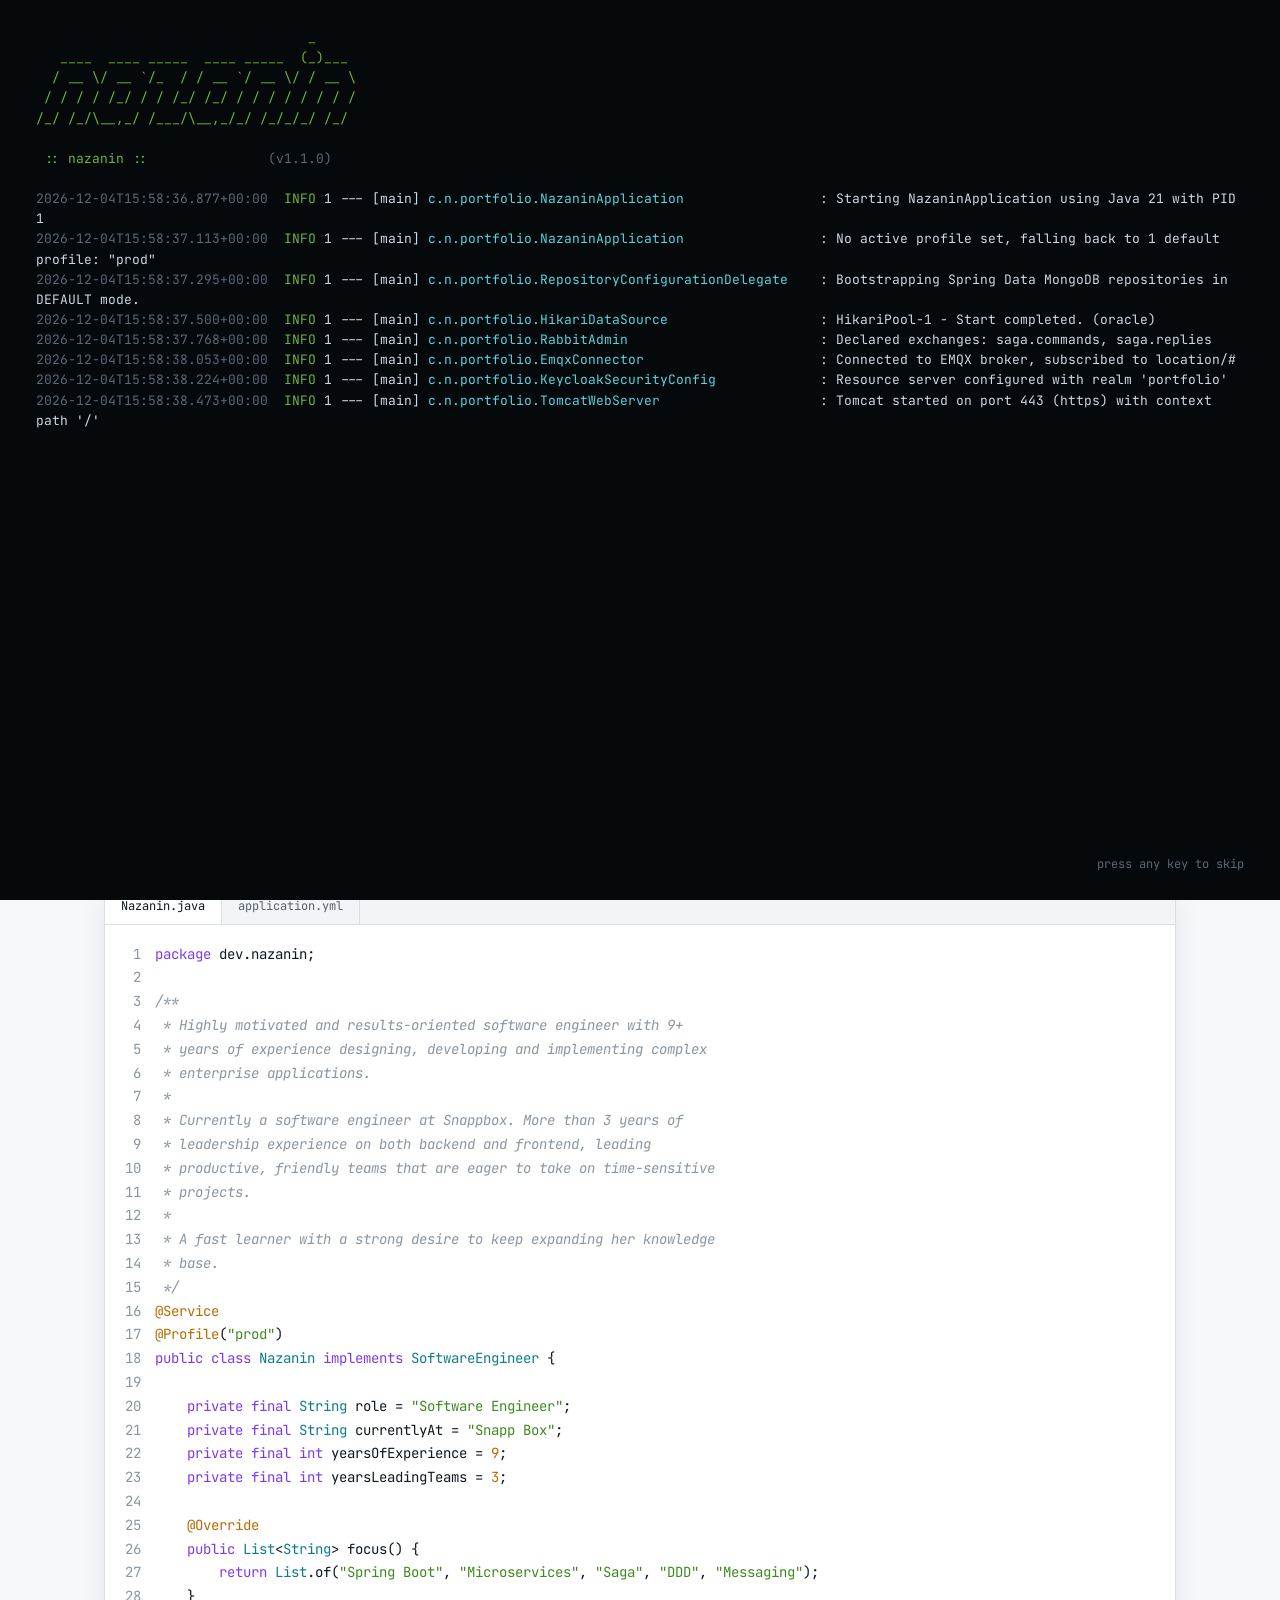
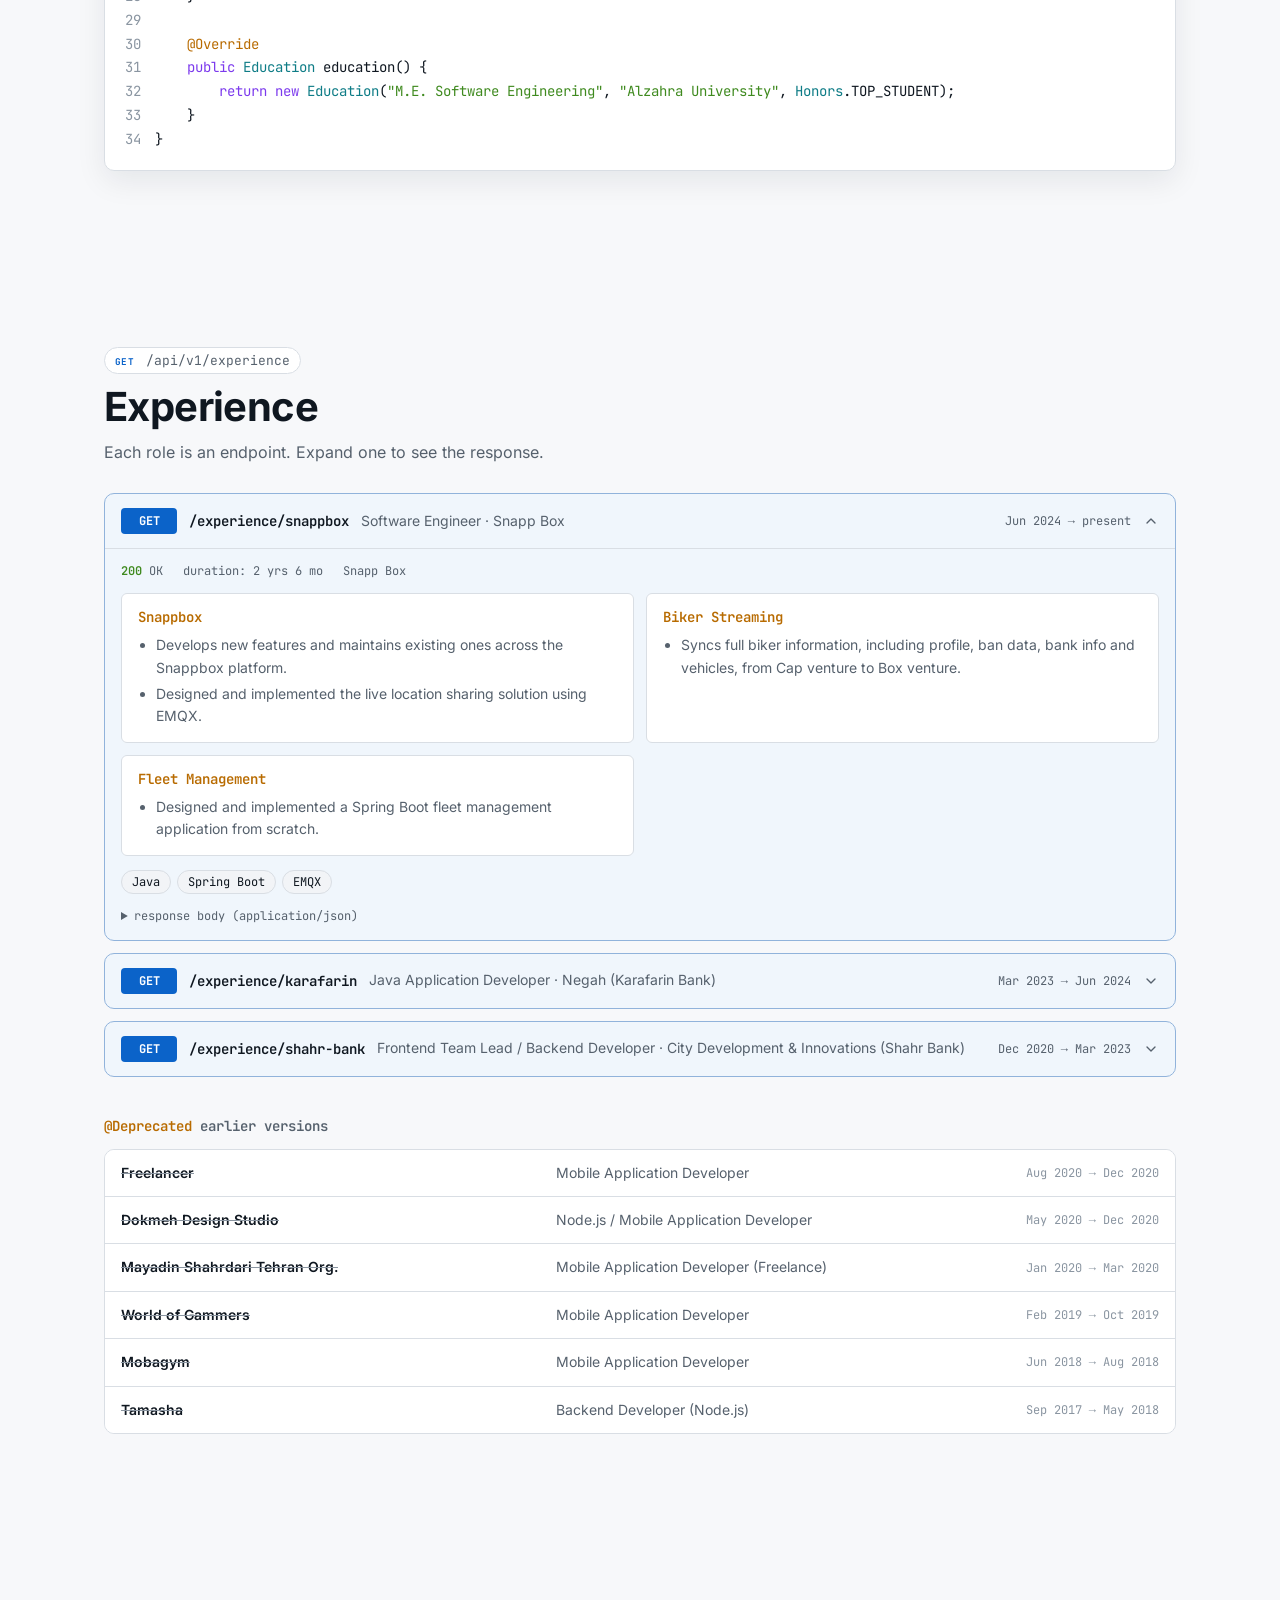
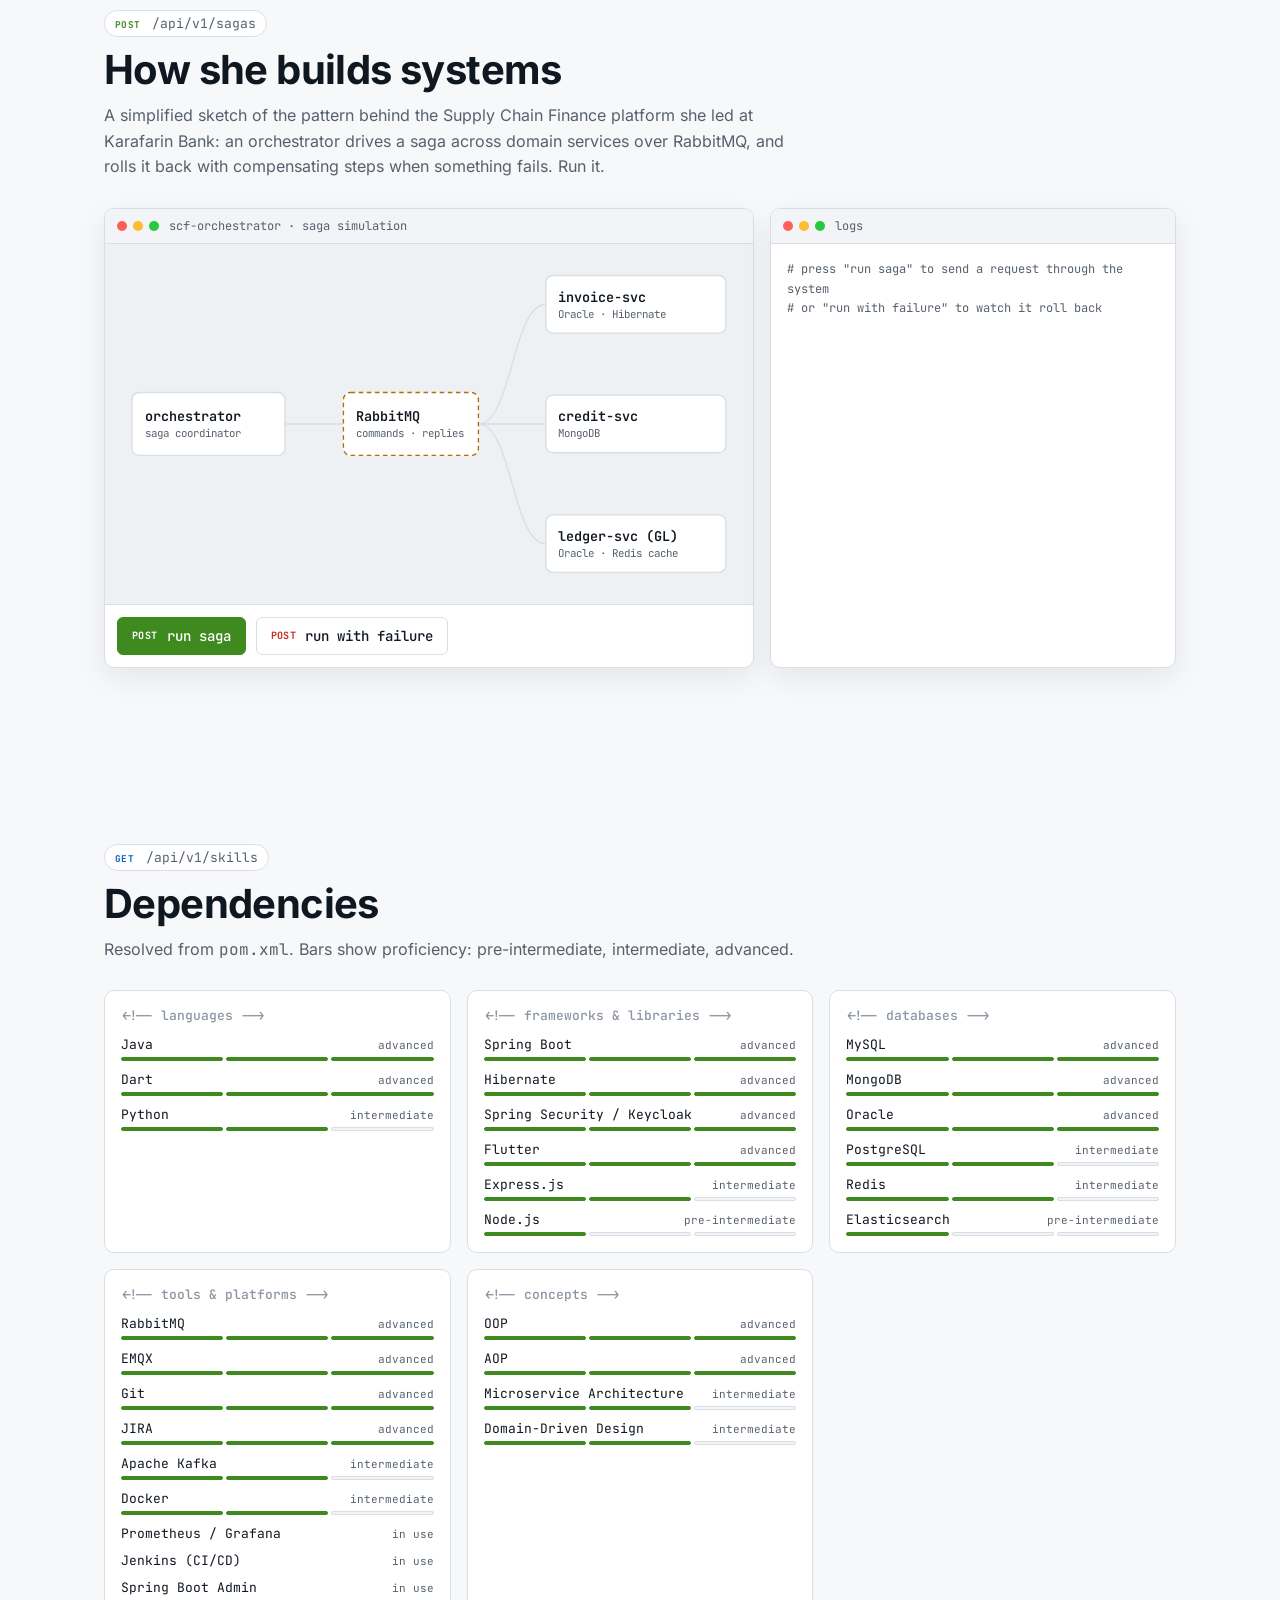
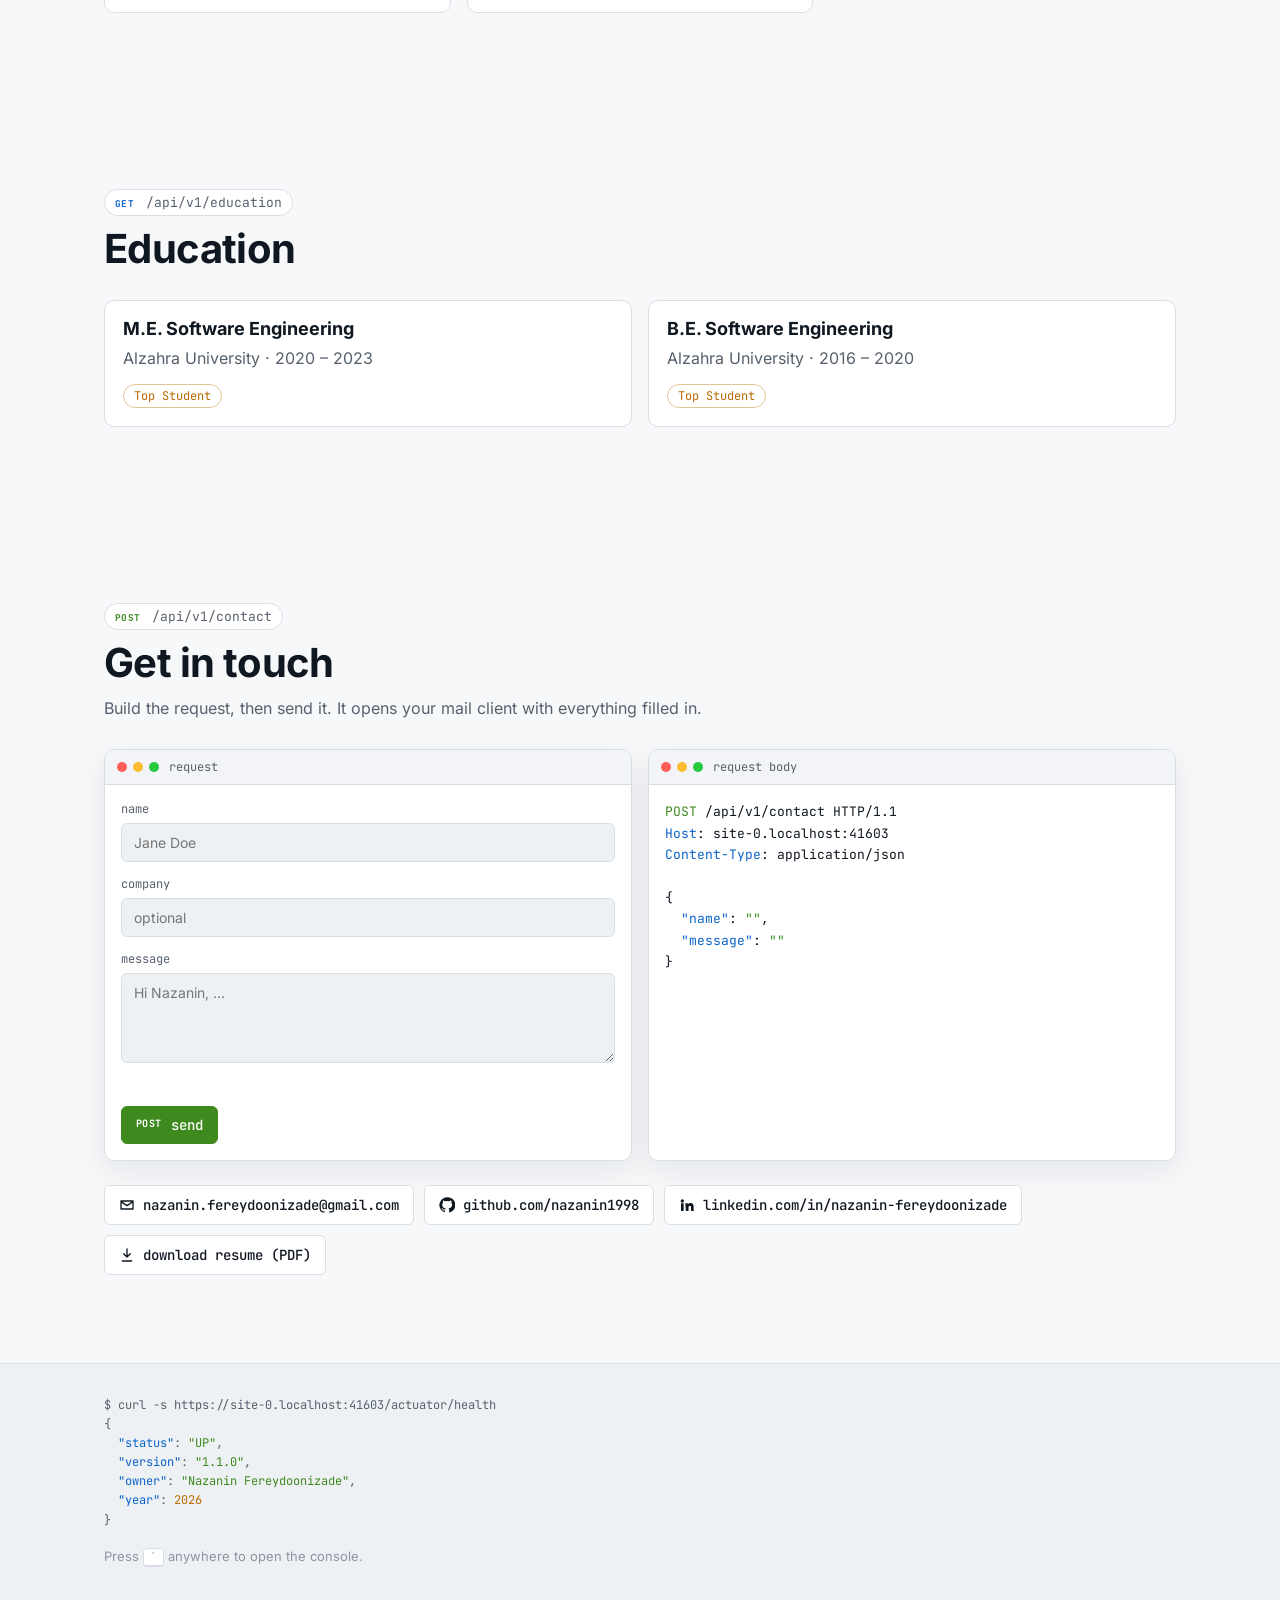
<file: index.html>
<!doctype html>
<html lang="en">
<head>
  <meta charset="utf-8">
  <meta name="viewport" content="width=device-width, initial-scale=1">
  <title>Nazanin Fereydoonizade · Software Engineer</title>
  <meta name="description" content="Nazanin Fereydoonizade is a software engineer with 9+ years building banking, fintech and logistics systems with Spring Boot, microservices, RabbitMQ and EMQX.">
  <meta name="theme-color" content="#0d1117">
  <link rel="canonical" href="https://nazanin-fereydoonizade.ir/">
  <meta property="og:type" content="website">
  <meta property="og:url" content="https://nazanin-fereydoonizade.ir/">
  <meta property="og:title" content="Nazanin Fereydoonizade · Software Engineer">
  <meta property="og:description" content="9+ years building banking, fintech and logistics backends on the JVM.">
  <link rel="icon" href="favicon.svg" type="image/svg+xml">
  <link rel="preload" href="assets/fonts/inter-400.woff2" as="font" type="font/woff2" crossorigin>
  <link rel="preload" href="assets/fonts/jetbrains-mono-400.woff2" as="font" type="font/woff2" crossorigin>
  <link rel="stylesheet" href="css/styles.css">
  <script>
    // Apply the saved theme before first paint to avoid a flash.
    try { var t = localStorage.getItem("theme"); if (t) document.documentElement.dataset.theme = t; } catch (e) {}
  </script>
</head>
<body>
  <a class="skip-link" href="#main">Skip to content</a>

  <!-- Startup log shown once per visit -->
  <div id="boot" class="boot" aria-hidden="true" hidden>
    <pre class="boot__log" id="boot-log"></pre>
    <button class="boot__skip" type="button" id="boot-skip">press any key to skip</button>
  </div>

  <header class="topbar">
    <div class="topbar__inner">
      <a class="brand" href="#top" aria-label="Home">
        <span class="brand__prompt">nazanin</span><span class="brand__at">@</span><span class="brand__host">prod</span><span class="brand__path">:~$</span><span class="cursor" aria-hidden="true"></span>
      </a>
      <nav class="nav" aria-label="Sections">
        <a href="#about"><span class="verb">GET</span>/about</a>
        <a href="#experience"><span class="verb">GET</span>/experience</a>
        <a href="#architecture"><span class="verb">GET</span>/architecture</a>
        <a href="#skills"><span class="verb">GET</span>/skills</a>
        <a href="#contact"><span class="verb verb--post">POST</span>/contact</a>
      </nav>
      <div class="topbar__actions">
        <span class="health" id="health-pill" title="GET /actuator/health"><span class="health__dot"></span>UP</span>
        <button class="icon-btn" type="button" id="console-open" aria-label="Open console" title="Open console ( ` )">
          <svg viewBox="0 0 24 24" width="18" height="18" aria-hidden="true"><path d="M4 17l6-5-6-5M12 19h8" fill="none" stroke="currentColor" stroke-width="2" stroke-linecap="round" stroke-linejoin="round"/></svg>
        </button>
        <button class="icon-btn" type="button" id="theme-toggle" aria-label="Toggle color theme" title="Toggle theme">
          <svg class="icon-sun" viewBox="0 0 24 24" width="18" height="18" aria-hidden="true"><circle cx="12" cy="12" r="4" fill="none" stroke="currentColor" stroke-width="2"/><path d="M12 2v2M12 20v2M4.9 4.9l1.4 1.4M17.7 17.7l1.4 1.4M2 12h2M20 12h2M4.9 19.1l1.4-1.4M17.7 6.3l1.4-1.4" stroke="currentColor" stroke-width="2" stroke-linecap="round"/></svg>
          <svg class="icon-moon" viewBox="0 0 24 24" width="18" height="18" aria-hidden="true"><path d="M21 12.8A9 9 0 1111.2 3a7 7 0 009.8 9.8z" fill="none" stroke="currentColor" stroke-width="2" stroke-linejoin="round"/></svg>
        </button>
      </div>
    </div>
  </header>

  <main id="main">
    <!-- HERO -->
    <section class="hero" id="top">
      <div class="container hero__grid">
        <div class="hero__copy">
          <p class="status-line"><span class="mono">HTTP/1.1</span> <span class="ok">200 OK</span></p>
          <h1 class="hero__name" id="hero-name"></h1>
          <p class="hero__title mono" id="hero-title"></p>
          <p class="hero__headline" id="hero-headline"></p>
          <div class="hero__cta">
            <a class="btn btn--primary" href="#experience"><span class="verb">GET</span> /experience</a>
            <a class="btn" href="assets/Nazanin-Fereydoonizade-Resume.pdf" download><span class="verb">GET</span> /resume.pdf</a>
            <button class="btn" type="button" data-open-console><span class="mono">&gt;_</span> open console</button>
          </div>
        </div>

        <div class="window hero__window" aria-label="Example API request and response">
          <div class="window__bar">
            <span class="dots"><i></i><i></i><i></i></span>
            <span class="window__title">bash</span>
          </div>
          <pre class="window__body" id="whoami"><code></code></pre>
        </div>
      </div>

      <div class="container">
        <dl class="metrics" id="metrics"></dl>
      </div>
    </section>

    <!-- ABOUT -->
    <section class="section" id="about" aria-labelledby="about-h">
      <div class="container">
        <header class="section__head">
          <p class="endpoint"><span class="verb">GET</span> /api/v1/about</p>
          <h2 id="about-h">About</h2>
        </header>
        <div class="editor">
          <div class="editor__tabs" role="tablist" aria-label="Files">
            <button class="editor__tab is-active" type="button" role="tab" aria-selected="true" data-file="java">Nazanin.java</button>
            <button class="editor__tab" type="button" role="tab" aria-selected="false" data-file="yml">application.yml</button>
          </div>
          <pre class="editor__code" id="about-code"><code></code></pre>
        </div>
      </div>
    </section>

    <!-- EXPERIENCE -->
    <section class="section" id="experience" aria-labelledby="exp-h">
      <div class="container">
        <header class="section__head">
          <p class="endpoint"><span class="verb">GET</span> /api/v1/experience</p>
          <h2 id="exp-h">Experience</h2>
          <p class="section__lede">Each role is an endpoint. Expand one to see the response.</p>
        </header>
        <div class="ops" id="experience-list"></div>

        <h3 class="subhead"><span class="annotation">@Deprecated</span> earlier versions</h3>
        <ol class="legacy" id="legacy-list"></ol>
      </div>
    </section>

    <!-- ARCHITECTURE -->
    <section class="section" id="architecture" aria-labelledby="arch-h">
      <div class="container">
        <header class="section__head">
          <p class="endpoint"><span class="verb verb--post">POST</span> /api/v1/sagas</p>
          <h2 id="arch-h">How she builds systems</h2>
          <p class="section__lede">A simplified sketch of the pattern behind the Supply Chain Finance platform she led at Karafarin Bank: an orchestrator drives a saga across domain services over RabbitMQ, and rolls it back with compensating steps when something fails. Run it.</p>
        </header>

        <div class="arch">
          <div class="arch__stage window">
            <div class="window__bar">
              <span class="dots"><i></i><i></i><i></i></span>
              <span class="window__title">scf-orchestrator · saga simulation</span>
            </div>
            <svg class="arch__svg" id="arch-svg" viewBox="0 0 720 400" role="img" aria-labelledby="arch-title">
              <title id="arch-title">Diagram: an orchestrator sends commands through RabbitMQ to three domain services, each with its own datastore.</title>
            </svg>
            <div class="arch__controls">
              <button class="btn btn--primary" type="button" id="saga-run"><span class="verb verb--post">POST</span> run saga</button>
              <button class="btn" type="button" id="saga-fail"><span class="verb verb--del">POST</span> run with failure</button>
            </div>
          </div>
          <div class="window arch__log">
            <div class="window__bar">
              <span class="dots"><i></i><i></i><i></i></span>
              <span class="window__title">logs</span>
            </div>
            <pre class="window__body" id="saga-log" aria-live="polite"></pre>
          </div>
        </div>
      </div>
    </section>

    <!-- SKILLS -->
    <section class="section" id="skills" aria-labelledby="skills-h">
      <div class="container">
        <header class="section__head">
          <p class="endpoint"><span class="verb">GET</span> /api/v1/skills</p>
          <h2 id="skills-h">Dependencies</h2>
          <p class="section__lede">Resolved from <span class="mono">pom.xml</span>. Bars show proficiency: pre-intermediate, intermediate, advanced.</p>
        </header>
        <div class="deps" id="skills-grid"></div>
      </div>
    </section>

    <!-- EDUCATION -->
    <section class="section" id="education" aria-labelledby="edu-h">
      <div class="container">
        <header class="section__head">
          <p class="endpoint"><span class="verb">GET</span> /api/v1/education</p>
          <h2 id="edu-h">Education</h2>
        </header>
        <div class="edu" id="education-list"></div>
      </div>
    </section>

    <!-- CONTACT -->
    <section class="section" id="contact" aria-labelledby="contact-h">
      <div class="container">
        <header class="section__head">
          <p class="endpoint"><span class="verb verb--post">POST</span> /api/v1/contact</p>
          <h2 id="contact-h">Get in touch</h2>
          <p class="section__lede">Build the request, then send it. It opens your mail client with everything filled in.</p>
        </header>

        <div class="contact">
          <form class="window contact__form" id="contact-form" novalidate>
            <div class="window__bar">
              <span class="dots"><i></i><i></i><i></i></span>
              <span class="window__title">request</span>
            </div>
            <div class="contact__fields">
              <label>name<input name="name" autocomplete="name" required placeholder="Jane Doe"></label>
              <label>company<input name="company" autocomplete="organization" placeholder="optional"></label>
              <label>message<textarea name="message" rows="4" required placeholder="Hi Nazanin, ..."></textarea></label>
              <p class="contact__error" id="contact-error" role="alert"></p>
              <button class="btn btn--primary" type="submit"><span class="verb verb--post">POST</span> send</button>
            </div>
          </form>
          <div class="window contact__preview">
            <div class="window__bar">
              <span class="dots"><i></i><i></i><i></i></span>
              <span class="window__title">request body</span>
            </div>
            <pre class="window__body" id="contact-preview"></pre>
          </div>
        </div>

        <ul class="links" id="contact-links"></ul>
      </div>
    </section>
  </main>

  <footer class="footer">
    <div class="container footer__inner">
      <pre class="footer__health" id="footer-health"></pre>
      <p class="footer__note">Press <kbd>`</kbd> anywhere to open the console.</p>
    </div>
  </footer>

  <!-- Console drawer -->
  <div class="console" id="console" role="dialog" aria-modal="true" aria-label="Console" hidden>
    <div class="console__bar">
      <span class="dots"><i></i><i></i><i></i></span>
      <span class="window__title">nazanin@prod: ~ (type <b>help</b>)</span>
      <button class="icon-btn" type="button" id="console-close" aria-label="Close console">&times;</button>
    </div>
    <div class="console__out" id="console-out" aria-live="polite"></div>
    <form class="console__in" id="console-form" autocomplete="off">
      <label for="console-input" class="console__prompt">nazanin@prod:~$</label>
      <input id="console-input" spellcheck="false" autocapitalize="off" autocomplete="off">
    </form>
  </div>

  <noscript>
    <div class="container noscript">
      <h1>Nazanin Fereydoonizade</h1>
      <p>Software Engineer with 9+ years of experience. Contact: nazanin.fereydoonizade@gmail.com · github.com/nazanin1998</p>
    </div>
  </noscript>

  <script src="js/data.js"></script>
  <script src="js/app.js"></script>
</body>
</html>
</file>
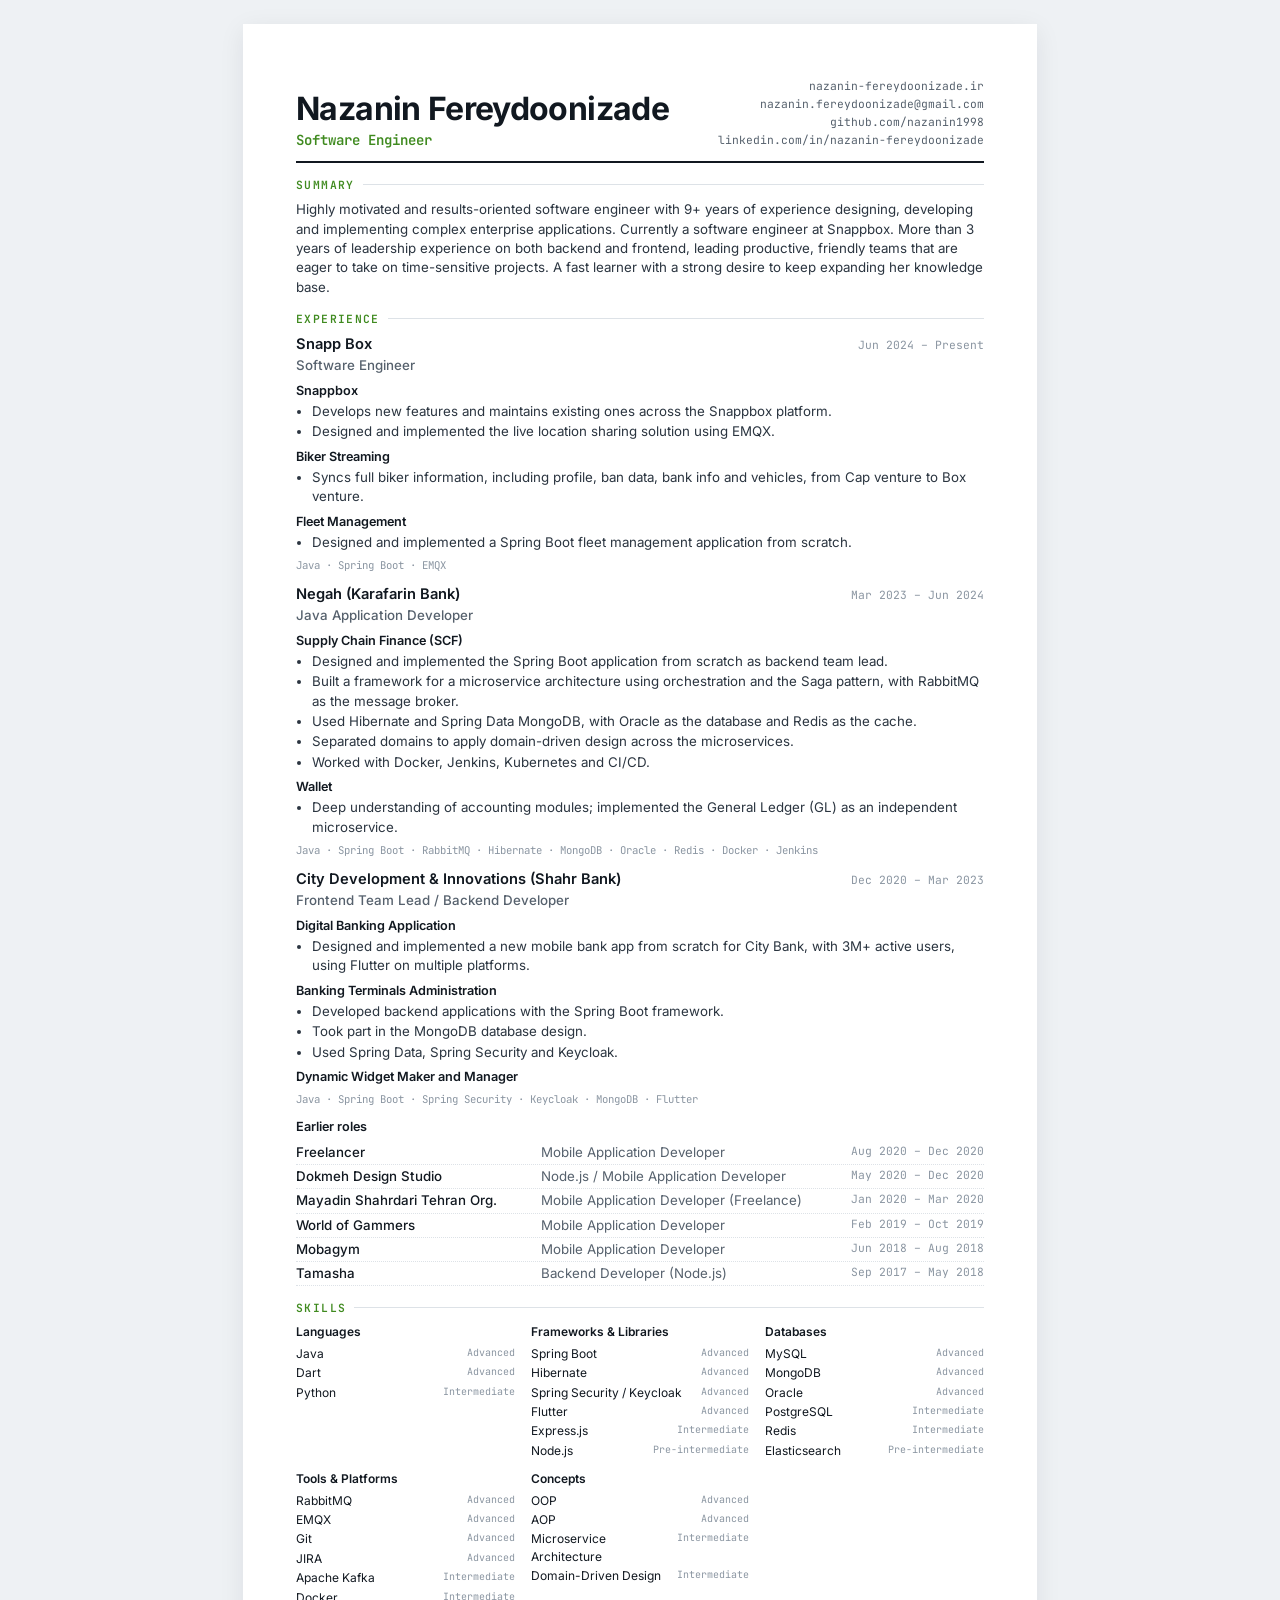
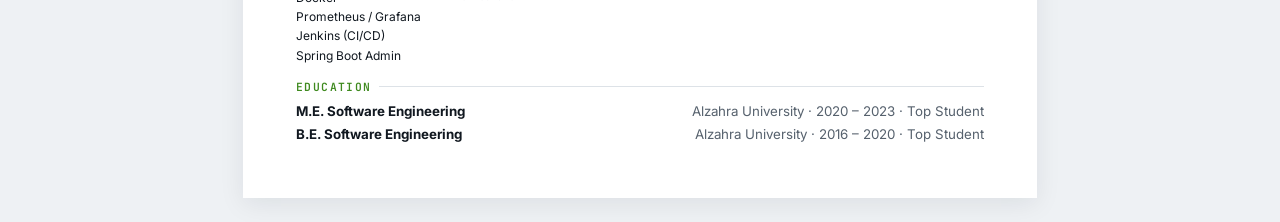
<file: resume.html>
<!doctype html>
<html lang="en">
<head>
  <meta charset="utf-8">
  <meta name="viewport" content="width=device-width, initial-scale=1">
  <title>Nazanin Fereydoonizade · Resume</title>
  <meta name="robots" content="noindex">
  <link rel="icon" href="favicon.svg" type="image/svg+xml">
  <link rel="stylesheet" href="css/resume.css">
</head>
<body>
  <!-- Printable resume. Content comes from js/data.js, same as the site. -->
  <main class="page" id="resume"></main>
  <script src="js/data.js"></script>
  <script src="js/resume.js"></script>
</body>
</html>
</file>
<file: css/styles.css>
/* ---------- Fonts (self-hosted, SIL OFL 1.1) ---------- */
@font-face {
  font-family: "Inter";
  font-style: normal;
  font-weight: 400;
  font-display: swap;
  src: url("../assets/fonts/inter-400.woff2") format("woff2");
}
@font-face {
  font-family: "Inter";
  font-style: normal;
  font-weight: 500;
  font-display: swap;
  src: url("../assets/fonts/inter-500.woff2") format("woff2");
}
@font-face {
  font-family: "Inter";
  font-style: normal;
  font-weight: 600;
  font-display: swap;
  src: url("../assets/fonts/inter-600.woff2") format("woff2");
}
@font-face {
  font-family: "Inter";
  font-style: normal;
  font-weight: 700;
  font-display: swap;
  src: url("../assets/fonts/inter-700.woff2") format("woff2");
}
@font-face {
  font-family: "JetBrains Mono";
  font-style: normal;
  font-weight: 400;
  font-display: swap;
  src: url("../assets/fonts/jetbrains-mono-400.woff2") format("woff2");
}
@font-face {
  font-family: "JetBrains Mono";
  font-style: italic;
  font-weight: 400;
  font-display: swap;
  src: url("../assets/fonts/jetbrains-mono-400-italic.woff2") format("woff2");
}
@font-face {
  font-family: "JetBrains Mono";
  font-style: normal;
  font-weight: 500;
  font-display: swap;
  src: url("../assets/fonts/jetbrains-mono-500.woff2") format("woff2");
}
@font-face {
  font-family: "JetBrains Mono";
  font-style: normal;
  font-weight: 600;
  font-display: swap;
  src: url("../assets/fonts/jetbrains-mono-600.woff2") format("woff2");
}
@font-face {
  font-family: "JetBrains Mono";
  font-style: normal;
  font-weight: 700;
  font-display: swap;
  src: url("../assets/fonts/jetbrains-mono-700.woff2") format("woff2");
}

/* ---------- Tokens ---------- */
:root {
  --bg: #0b0f14;
  --bg-2: #10161d;
  --surface: #131a22;
  --surface-2: #19222c;
  --border: #243140;
  --text: #e6edf3;
  --muted: #8b98a5;
  --faint: #5b6875;

  --green: #6db33f;      /* spring */
  --green-2: #8fd35e;
  --amber: #f0a441;      /* java */
  --blue: #58a6ff;
  --purple: #c28bff;
  --red: #ff6b6b;
  --cyan: #56d4dd;

  --accent: var(--green);
  --accent-ink: #0b0f14;

  --radius: 10px;
  --radius-sm: 6px;
  --shadow: 0 10px 30px rgba(0, 0, 0, .35);

  --font: "Inter", system-ui, -apple-system, "Segoe UI", Roboto, sans-serif;
  --mono: "JetBrains Mono", ui-monospace, SFMono-Regular, Menlo, Consolas, monospace;

  --max: 1120px;
  color-scheme: dark;
}

:root[data-theme="light"] {
  --bg: #f7f8fa;
  --bg-2: #eef1f4;
  --surface: #ffffff;
  --surface-2: #f2f4f7;
  --border: #d9dee4;
  --text: #0f1720;
  --muted: #56616d;
  --faint: #8a95a1;
  --green: #3f8a1f;
  --green-2: #4e9e2a;
  --amber: #b86b00;
  --blue: #0b63c9;
  --purple: #7c3aed;
  --red: #c9302c;
  --cyan: #0e7c86;
  --accent-ink: #ffffff;
  --shadow: 0 10px 30px rgba(15, 23, 32, .08);
  color-scheme: light;
}

@media (prefers-color-scheme: light) {
  :root:not([data-theme="dark"]) {
    --bg: #f7f8fa;
    --bg-2: #eef1f4;
    --surface: #ffffff;
    --surface-2: #f2f4f7;
    --border: #d9dee4;
    --text: #0f1720;
    --muted: #56616d;
    --faint: #8a95a1;
    --green: #3f8a1f;
    --green-2: #4e9e2a;
    --amber: #b86b00;
    --blue: #0b63c9;
    --purple: #7c3aed;
    --red: #c9302c;
    --cyan: #0e7c86;
    --accent-ink: #ffffff;
    --shadow: 0 10px 30px rgba(15, 23, 32, .08);
    color-scheme: light;
  }
}

/* ---------- Base ---------- */
*, *::before, *::after { box-sizing: border-box; }
[hidden] { display: none !important; }
html { scroll-behavior: smooth; scroll-padding-top: 72px; }
body {
  margin: 0;
  background: var(--bg);
  color: var(--text);
  font: 16px/1.6 var(--font);
  -webkit-font-smoothing: antialiased;
  overflow-x: hidden;
}
body::before {
  /* faint grid, like graph paper in a design doc */
  content: "";
  position: fixed; inset: 0; z-index: -1; pointer-events: none;
  background-image:
    linear-gradient(var(--border) 1px, transparent 1px),
    linear-gradient(90deg, var(--border) 1px, transparent 1px);
  background-size: 48px 48px;
  opacity: .18;
  mask-image: radial-gradient(ellipse at 50% 0%, #000 0%, transparent 70%);
}
a { color: var(--blue); text-decoration: none; }
a:hover { text-decoration: underline; }
h1, h2, h3 { line-height: 1.15; margin: 0; }
pre, code, kbd, .mono { font-family: var(--mono); }
kbd {
  font-size: .85em; padding: 1px 6px; border: 1px solid var(--border);
  border-bottom-width: 2px; border-radius: 4px; background: var(--surface);
}
:focus-visible { outline: 2px solid var(--accent); outline-offset: 2px; }
.container { max-width: var(--max); margin: 0 auto; padding: 0 16px; }
@media (min-width: 720px) { .container { padding: 0 24px; } }

.skip-link {
  position: absolute; left: -999px; top: 8px; z-index: 100;
  background: var(--accent); color: var(--accent-ink); padding: 8px 12px; border-radius: var(--radius-sm);
}
.skip-link:focus { left: 8px; }

/* ---------- Shared bits ---------- */
.verb {
  font-family: var(--mono); font-size: .72em; font-weight: 700; letter-spacing: .03em;
  color: var(--blue); margin-right: .45em;
}
.verb--post { color: var(--green); }
.verb--del { color: var(--red); }
.ok { color: var(--green); font-family: var(--mono); }
.annotation { color: var(--amber); font-family: var(--mono); }

.btn {
  display: inline-flex; align-items: center; gap: .35em;
  font: 500 14px/1 var(--mono);
  color: var(--text); background: var(--surface);
  border: 1px solid var(--border); border-radius: var(--radius-sm);
  padding: 11px 14px; cursor: pointer; text-decoration: none;
  transition: border-color .15s, transform .15s, background .15s;
}
.btn:hover { border-color: var(--accent); text-decoration: none; }
.btn:active { transform: translateY(1px); }
.btn[disabled] { opacity: .5; cursor: not-allowed; }
.btn--primary { background: var(--accent); border-color: var(--accent); color: var(--accent-ink); }
.btn--primary .verb { color: inherit; }
.btn--primary:hover { background: var(--green-2); border-color: var(--green-2); }

.icon-btn {
  display: inline-grid; place-items: center; width: 34px; height: 34px;
  color: var(--muted); background: transparent; border: 1px solid var(--border);
  border-radius: var(--radius-sm); cursor: pointer; font-size: 20px; line-height: 1;
}
.icon-btn:hover { color: var(--text); border-color: var(--muted); }

.window {
  background: var(--surface); border: 1px solid var(--border);
  border-radius: var(--radius); box-shadow: var(--shadow); overflow: hidden;
  min-width: 0;
}
.window__bar, .console__bar {
  display: flex; align-items: center; gap: 10px;
  padding: 9px 12px; background: var(--surface-2); border-bottom: 1px solid var(--border);
}
.window__title { font: 12px var(--mono); color: var(--muted); flex: 1; white-space: nowrap; overflow: hidden; text-overflow: ellipsis; }
.dots { display: inline-flex; gap: 6px; }
.dots i { width: 10px; height: 10px; border-radius: 50%; background: var(--border); }
.dots i:nth-child(1) { background: #ff5f57; }
.dots i:nth-child(2) { background: #febc2e; }
.dots i:nth-child(3) { background: #28c840; }
.window__body {
  margin: 0; padding: 16px; font-size: 13px; line-height: 1.65;
  overflow-x: auto; white-space: pre; color: var(--text);
}

/* syntax colors */
.t-key { color: var(--blue); }
.t-str { color: var(--green); }
.t-num { color: var(--amber); }
.t-kw { color: var(--purple); }
.t-com { color: var(--faint); font-style: italic; }
.t-ann { color: var(--amber); }
.t-type { color: var(--cyan); }
.t-dim { color: var(--muted); }
.t-err { color: var(--red); }
.t-ok { color: var(--green); }

/* ---------- Boot ---------- */
.boot {
  position: fixed; inset: 0; z-index: 90; background: #06090c; color: #cfd8e3;
  display: flex; flex-direction: column; padding: 16px; overflow: hidden;
  transition: opacity .35s ease;
}
.boot.is-done { opacity: 0; pointer-events: none; }
.boot__log {
  margin: 0; font: 12px/1.55 var(--mono); white-space: pre-wrap; word-break: break-word;
  flex: 1; overflow: hidden;
}
@media (min-width: 720px) { .boot { padding: 28px 36px; } .boot__log { font-size: 13px; } }
.boot__log .banner { color: #6db33f; white-space: pre; display: block; overflow: hidden; }
.boot__log .lvl { color: #6db33f; }
.boot__log .ts { color: #5b6875; }
.boot__log .cls { color: #56d4dd; }
.boot__skip {
  align-self: flex-end; background: none; border: 0; color: #5b6875;
  font: 12px var(--mono); cursor: pointer; padding: 8px 0 0;
}

/* ---------- Topbar ---------- */
.topbar {
  position: sticky; top: 0; z-index: 50;
  background: color-mix(in srgb, var(--bg) 82%, transparent);
  backdrop-filter: blur(10px); -webkit-backdrop-filter: blur(10px);
  border-bottom: 1px solid var(--border);
}
.topbar__inner {
  max-width: var(--max); margin: 0 auto; padding: 10px 16px;
  display: flex; align-items: center; gap: 16px;
}
@media (min-width: 720px) { .topbar__inner { padding: 12px 24px; } }
.brand { font: 600 14px var(--mono); color: var(--text); white-space: nowrap; text-decoration: none !important; }
.brand__prompt { color: var(--green); }
.brand__at, .brand__path { color: var(--muted); }
.brand__host { color: var(--blue); }
.cursor {
  display: inline-block; width: 8px; height: 15px; margin-left: 4px; vertical-align: -2px;
  background: var(--text); animation: blink 1.1s steps(1) infinite;
}
@keyframes blink { 50% { opacity: 0; } }

.nav { display: none; gap: 4px; margin-left: auto; }
.nav a {
  font: 13px var(--mono); color: var(--muted); padding: 6px 8px; border-radius: var(--radius-sm);
  text-decoration: none;
}
.nav a:hover, .nav a.is-active { color: var(--text); background: var(--surface); }
@media (min-width: 980px) { .nav { display: flex; } }

.topbar__actions { display: flex; align-items: center; gap: 8px; margin-left: auto; }
@media (min-width: 980px) { .topbar__actions { margin-left: 8px; } }
.health {
  display: inline-flex; align-items: center; gap: 6px;
  font: 600 11px var(--mono); color: var(--green); padding: 5px 9px;
  border: 1px solid color-mix(in srgb, var(--green) 40%, transparent); border-radius: 999px;
}
.health__dot {
  width: 7px; height: 7px; border-radius: 50%; background: var(--green);
  box-shadow: 0 0 0 0 color-mix(in srgb, var(--green) 60%, transparent);
  animation: pulse 2s infinite;
}
@keyframes pulse { 70% { box-shadow: 0 0 0 7px transparent; } 100% { box-shadow: 0 0 0 0 transparent; } }

.icon-sun { display: none; }
:root[data-theme="light"] .icon-sun { display: block; }
:root[data-theme="light"] .icon-moon { display: none; }
@media (prefers-color-scheme: light) {
  :root:not([data-theme="dark"]) .icon-sun { display: block; }
  :root:not([data-theme="dark"]) .icon-moon { display: none; }
}

/* ---------- Hero ---------- */
.hero { padding: 56px 0 24px; }
@media (min-width: 900px) { .hero { padding: 96px 0 40px; } }
.hero__grid { display: grid; gap: 36px; align-items: center; }
@media (min-width: 900px) { .hero__grid { grid-template-columns: 1.05fr 1fr; gap: 48px; } }
.status-line { margin: 0 0 14px; font-size: 13px; color: var(--muted); }
.hero__name {
  font-size: clamp(36px, 7vw, 64px); font-weight: 700; letter-spacing: -.02em;
}
.hero__title { margin: 14px 0 0; font-size: 15px; color: var(--amber); }
.hero__title::before { content: "@"; color: var(--muted); }
.hero__headline { margin: 16px 0 0; font-size: 18px; color: var(--muted); max-width: 34em; }
.hero__cta { display: flex; flex-wrap: wrap; gap: 10px; margin-top: 28px; }
.hero__window .window__body { min-height: 300px; font-size: 12.5px; white-space: pre-wrap; overflow-wrap: anywhere; }
@media (min-width: 720px) { .hero__window .window__body { font-size: 13px; } }
.caret::after { content: "▍"; color: var(--green); animation: blink 1.1s steps(1) infinite; }

.metrics {
  display: grid; grid-template-columns: repeat(2, 1fr); gap: 1px; margin: 48px 0 0;
  background: var(--border); border: 1px solid var(--border); border-radius: var(--radius); overflow: hidden;
}
@media (min-width: 720px) { .metrics { grid-template-columns: repeat(4, 1fr); } }
.metrics div { background: var(--surface); padding: 18px; min-width: 0; }
.metrics dt { font: 11px var(--mono); color: var(--muted); text-transform: lowercase; }
.metrics dd { margin: 6px 0 0; font: 700 26px/1 var(--mono); color: var(--text); }
.metrics dd small { font-size: 13px; font-weight: 500; color: var(--muted); margin-left: 4px; }

/* ---------- Sections ---------- */
.section { padding: 64px 0; }
@media (min-width: 900px) { .section { padding: 88px 0; } }
.section__head { margin-bottom: 28px; }
.endpoint {
  display: inline-block; margin: 0 0 10px; font: 13px var(--mono); color: var(--muted);
  padding: 4px 10px; border: 1px solid var(--border); border-radius: 999px; background: var(--surface);
}
.section__head h2 { font-size: clamp(28px, 4.5vw, 40px); letter-spacing: -.015em; }
.section__lede { margin: 10px 0 0; color: var(--muted); max-width: 44em; }
.subhead { margin: 40px 0 14px; font: 600 14px var(--mono); color: var(--muted); }

/* ---------- About (editor) ---------- */
.editor { background: var(--surface); border: 1px solid var(--border); border-radius: var(--radius); overflow: hidden; box-shadow: var(--shadow); }
.editor__tabs { display: flex; background: var(--surface-2); border-bottom: 1px solid var(--border); overflow-x: auto; }
.editor__tab {
  font: 12px var(--mono); color: var(--muted); padding: 10px 16px; border: 0; border-right: 1px solid var(--border);
  background: none; white-space: nowrap; cursor: pointer;
}
.editor__tab:hover { color: var(--text); }
.editor__tab.is-active { color: var(--text); background: var(--surface); box-shadow: inset 0 2px 0 var(--amber); }
.editor__code {
  margin: 0; padding: 18px 0; font-size: 13px; line-height: 1.7; overflow-x: auto;
  counter-reset: line;
}
.editor__code .ln { display: block; padding: 0 18px 0 0; white-space: pre-wrap; padding-left: 3.6em; text-indent: -3.6em; }
.editor__code .ln::before {
  counter-increment: line; content: counter(line);
  display: inline-block; width: 2.6em; margin-right: 1em; text-align: right; color: var(--faint); text-indent: 0;
  user-select: none;
}
@media (min-width: 720px) { .editor__code { font-size: 14px; } }

/* ---------- Experience (swagger-ish) ---------- */
.ops { display: grid; gap: 12px; }
.op {
  border: 1px solid color-mix(in srgb, var(--blue) 35%, var(--border));
  background: color-mix(in srgb, var(--blue) 6%, var(--surface));
  border-radius: var(--radius); overflow: hidden;
}
.op__head {
  width: 100%; display: flex; align-items: center; gap: 12px; flex-wrap: wrap;
  padding: 14px 16px; background: none; border: 0; color: var(--text); text-align: left; cursor: pointer;
  font: inherit;
}
.op__method {
  font: 700 12px var(--mono); color: #fff; background: var(--blue);
  padding: 5px 10px; border-radius: 4px; min-width: 56px; text-align: center;
}
:root[data-theme="light"] .op__method { color: #fff; }
.op__path { font: 600 14px var(--mono); color: var(--text); word-break: break-all; }
.op__summary { color: var(--muted); font-size: 14px; flex: 1 1 220px; }
.op__when { font: 12px var(--mono); color: var(--muted); white-space: nowrap; }
.op__chev { transition: transform .2s; color: var(--muted); }
.op.is-open .op__chev { transform: rotate(180deg); }
.op__body { display: none; padding: 0 16px 16px; border-top: 1px solid var(--border); }
.op.is-open .op__body { display: block; }
.op__meta { display: flex; flex-wrap: wrap; gap: 8px 20px; margin: 14px 0; font: 12px var(--mono); color: var(--muted); }
.op__meta b { color: var(--green); font-weight: 600; }
.op__projects { display: grid; gap: 12px; }
@media (min-width: 900px) { .op__projects { grid-template-columns: 1fr 1fr; } }
.proj { background: var(--surface); border: 1px solid var(--border); border-radius: var(--radius-sm); padding: 14px 16px; }
.proj h4 { margin: 0 0 8px; font: 600 14px var(--mono); color: var(--amber); }
.proj ul { margin: 0; padding-left: 18px; color: var(--muted); font-size: 14px; }
.proj li + li { margin-top: 4px; }
.chips { display: flex; flex-wrap: wrap; gap: 6px; margin-top: 14px; }
.chip {
  font: 12px var(--mono); color: var(--text); background: var(--surface-2);
  border: 1px solid var(--border); border-radius: 999px; padding: 3px 10px;
}
.op__json { margin-top: 14px; }
.op__json summary { cursor: pointer; font: 12px var(--mono); color: var(--muted); }
.op__json pre { margin: 10px 0 0; background: var(--bg-2); border: 1px solid var(--border); border-radius: var(--radius-sm); }

.legacy { list-style: none; margin: 0; padding: 0; border: 1px solid var(--border); border-radius: var(--radius); overflow: hidden; }
.legacy li {
  display: grid; grid-template-columns: 1fr; gap: 2px 16px; padding: 12px 16px;
  background: var(--surface); font-size: 14px;
}
.legacy li + li { border-top: 1px solid var(--border); }
@media (min-width: 720px) { .legacy li { grid-template-columns: 1.2fr 1.3fr auto; align-items: center; } }
.legacy .co { font-weight: 600; text-decoration: line-through; text-decoration-color: var(--faint); }
.legacy .ro { color: var(--muted); }
.legacy .dt { font: 12px var(--mono); color: var(--faint); }

/* ---------- Architecture ---------- */
.arch { display: grid; gap: 16px; }
@media (min-width: 1000px) { .arch { grid-template-columns: 1.6fr 1fr; } }
.arch__svg { display: block; width: 100%; height: auto; background: var(--bg-2); }
.arch__controls { display: flex; flex-wrap: wrap; gap: 10px; padding: 12px; border-top: 1px solid var(--border); }
.arch__log .window__body { height: 100%; min-height: 220px; max-height: 470px; overflow: auto; font-size: 12px; white-space: pre-wrap; word-break: break-word; }

.node rect { fill: var(--surface); stroke: var(--border); stroke-width: 1.5; transition: stroke .2s, fill .2s; }
.node text { font: 600 15px var(--mono); fill: var(--text); }
.node .sub { font: 12px var(--mono); fill: var(--muted); font-weight: 400; }
.node.is-active rect { stroke: var(--green); fill: color-mix(in srgb, var(--green) 12%, var(--surface)); }
.node.is-failed rect { stroke: var(--red); fill: color-mix(in srgb, var(--red) 12%, var(--surface)); }
.node.is-comp rect { stroke: var(--amber); fill: color-mix(in srgb, var(--amber) 12%, var(--surface)); }
.node--broker rect { stroke: var(--amber); stroke-dasharray: 5 4; }
.node--db rect { rx: 14; }
.edge { stroke: var(--border); stroke-width: 1.5; fill: none; }
.edge--db { stroke-dasharray: 3 4; }
.packet { r: 6; }
.packet--cmd { fill: var(--blue); }
.packet--ok { fill: var(--green); }
.packet--err { fill: var(--red); }
.packet--comp { fill: var(--amber); }

/* ---------- Skills ---------- */
.deps { display: grid; gap: 16px; }
@media (min-width: 720px) { .deps { grid-template-columns: repeat(2, 1fr); } }
@media (min-width: 1040px) { .deps { grid-template-columns: repeat(3, 1fr); } }
.dep-group { background: var(--surface); border: 1px solid var(--border); border-radius: var(--radius); padding: 16px; min-width: 0; }
.dep-group h3 { margin: 0 0 12px; font: 500 13px var(--mono); color: var(--faint); }
.dep-group ul { list-style: none; margin: 0; padding: 0; display: grid; gap: 10px; }
.dep { display: grid; grid-template-columns: 1fr auto; gap: 4px 12px; align-items: center; }
.dep__name { font: 13px var(--mono); color: var(--text); min-width: 0; overflow-wrap: anywhere; }
.dep__lvl { font: 11px var(--mono); color: var(--muted); }
.dep__bar { grid-column: 1 / -1; display: grid; grid-template-columns: repeat(3, 1fr); gap: 3px; }
.dep__bar i { height: 4px; border-radius: 2px; background: var(--surface-2); border: 1px solid var(--border); }
.dep__bar i.on { background: var(--green); border-color: var(--green); }
.dep--tool .dep__bar { display: none; }

/* ---------- Education ---------- */
.edu { display: grid; gap: 16px; }
@media (min-width: 720px) { .edu { grid-template-columns: 1fr 1fr; } }
.edu__card { background: var(--surface); border: 1px solid var(--border); border-radius: var(--radius); padding: 18px; }
.edu__card h3 { font-size: 18px; }
.edu__card p { margin: 6px 0 0; color: var(--muted); }
.edu__card .badge { display: inline-block; margin-top: 12px; font: 12px var(--mono); color: var(--amber); border: 1px solid color-mix(in srgb, var(--amber) 40%, transparent); padding: 3px 10px; border-radius: 999px; }

/* ---------- Contact ---------- */
.contact { display: grid; gap: 16px; }
@media (min-width: 900px) { .contact { grid-template-columns: 1fr 1fr; } }
.contact__fields { display: grid; gap: 14px; padding: 16px; }
.contact__fields label { display: grid; gap: 6px; font: 12px var(--mono); color: var(--muted); }
.contact__fields input, .contact__fields textarea {
  width: 100%; font: 14px var(--font); color: var(--text); background: var(--bg-2);
  border: 1px solid var(--border); border-radius: var(--radius-sm); padding: 10px 12px; resize: vertical;
}
.contact__fields input:focus, .contact__fields textarea:focus { outline: none; border-color: var(--accent); }
.contact__fields .btn { justify-self: start; }
.contact__error { margin: 0; min-height: 1.2em; font: 12px var(--mono); color: var(--red); }
.contact__preview .window__body { white-space: pre-wrap; word-break: break-word; }
.links { list-style: none; margin: 24px 0 0; padding: 0; display: flex; flex-wrap: wrap; gap: 10px; }
.links a { display: inline-flex; align-items: center; gap: 8px; }

/* ---------- Footer ---------- */
.footer { border-top: 1px solid var(--border); padding: 32px 0 48px; background: var(--bg-2); }
.footer__inner { display: grid; gap: 16px; }
.footer__health { margin: 0; font-size: 12px; color: var(--muted); white-space: pre-wrap; word-break: break-word; }
.footer__note { margin: 0; font-size: 13px; color: var(--faint); }

/* ---------- Console ---------- */
.console {
  position: fixed; left: 0; right: 0; bottom: 0; z-index: 80;
  height: min(60vh, 460px); display: flex; flex-direction: column;
  background: #06090c; color: #d6dee7; border-top: 1px solid #243140;
  box-shadow: 0 -20px 40px rgba(0,0,0,.4);
  animation: slide-up .2s ease-out;
}
.console[hidden] { display: none; }
@keyframes slide-up { from { transform: translateY(100%); } }
.console__bar { background: #0d131a; border-bottom-color: #243140; }
.console__bar .window__title { color: #8b98a5; }
.console__bar .icon-btn { color: #8b98a5; border-color: #243140; }
.console__out { flex: 1; overflow-y: auto; padding: 12px 16px; font: 13px/1.6 var(--mono); white-space: pre-wrap; word-break: break-word; }
.console__out .cmd { color: #e6edf3; }
.console__out .cmd::before { content: "nazanin@prod:~$ "; color: #6db33f; }
.console__out a { color: #58a6ff; }
.console__out .t-key { color: #58a6ff; }
.console__out .t-str { color: #8fd35e; }
.console__out .t-num { color: #f0a441; }
.console__out .t-dim, .console__out .t-com { color: #5b6875; }
.console__out .t-err { color: #ff6b6b; }
.console__out .t-ann { color: #f0a441; }
.console__in { display: flex; align-items: center; gap: 8px; padding: 10px 16px 14px; border-top: 1px solid #1a232d; }
.console__prompt { font: 13px var(--mono); color: #6db33f; white-space: nowrap; }
.console__in input {
  flex: 1; min-width: 0; background: transparent; border: 0; color: #e6edf3;
  font: 16px var(--mono); caret-color: #6db33f;
}
@media (min-width: 720px) { .console__in input { font-size: 13px; } }
.console__in input:focus { outline: none; }

.noscript { padding: 40px 16px; }

/* ---------- Reveal on scroll ---------- */
.reveal { opacity: 0; transform: translateY(12px); transition: opacity .5s ease, transform .5s ease; }
.reveal.is-in { opacity: 1; transform: none; }

@media (prefers-reduced-motion: reduce) {
  html { scroll-behavior: auto; }
  *, *::before, *::after { animation: none !important; transition: none !important; }
  .reveal { opacity: 1; transform: none; }
}

/* ---------- 404 ---------- */
.nf { min-height: 100vh; display: grid; place-content: center; gap: 20px; }
.nf__home { justify-self: start; }
</file>
<file: css/resume.css>
@font-face { font-family: "Inter"; font-weight: 400; font-style: normal; src: url("../assets/fonts/inter-400.woff2") format("woff2"); }
@font-face { font-family: "Inter"; font-weight: 500; font-style: normal; src: url("../assets/fonts/inter-500.woff2") format("woff2"); }
@font-face { font-family: "Inter"; font-weight: 600; font-style: normal; src: url("../assets/fonts/inter-600.woff2") format("woff2"); }
@font-face { font-family: "Inter"; font-weight: 700; font-style: normal; src: url("../assets/fonts/inter-700.woff2") format("woff2"); }
@font-face { font-family: "JetBrains Mono"; font-weight: 400; font-style: normal; src: url("../assets/fonts/jetbrains-mono-400.woff2") format("woff2"); }
@font-face { font-family: "JetBrains Mono"; font-weight: 600; font-style: normal; src: url("../assets/fonts/jetbrains-mono-600.woff2") format("woff2"); }

:root {
  --ink: #111820;
  --muted: #56616d;
  --faint: #8a95a1;
  --line: #dde2e7;
  --accent: #3f8a1f;
  --mono: "JetBrains Mono", ui-monospace, Menlo, Consolas, monospace;
  --sans: "Inter", system-ui, -apple-system, "Segoe UI", Roboto, sans-serif;
  color-scheme: light;
}

@page { size: A4; margin: 14mm 14mm 14mm 14mm; }

* { box-sizing: border-box; }
html { background: #eef1f4; }
body {
  margin: 0; color: var(--ink); background: #eef1f4;
  font: 10pt/1.45 var(--sans); -webkit-font-smoothing: antialiased;
}
a { color: inherit; text-decoration: none; }

.page {
  max-width: 210mm; margin: 24px auto; padding: 14mm; background: #fff;
  box-shadow: 0 6px 24px rgba(15, 23, 32, .08);
}
@media print {
  html, body { background: #fff; }
  .page { margin: 0; padding: 0; max-width: none; box-shadow: none; }
}
@media (max-width: 600px) {
  .page { margin: 0; padding: 20px 16px; }
}

.top {
  display: flex; justify-content: space-between; align-items: flex-end; gap: 16px; flex-wrap: wrap;
  padding-bottom: 12px; border-bottom: 2px solid var(--ink);
}
h1 { margin: 0; font-size: 24pt; line-height: 1.05; letter-spacing: -.02em; font-weight: 700; }
.title { margin: 6px 0 0; font: 600 10.5pt var(--mono); color: var(--accent); }
.contact { list-style: none; margin: 0; padding: 0; text-align: right; font: 8.5pt/1.6 var(--mono); color: var(--muted); }
@media (max-width: 600px) { .contact { text-align: left; } }

section { margin-top: 14px; }
h2 {
  margin: 0 0 8px; font: 600 8.5pt var(--mono); text-transform: uppercase; letter-spacing: .12em; color: var(--accent);
  display: flex; align-items: center; gap: 8px;
}
h2::after { content: ""; flex: 1; height: 1px; background: var(--line); }
.summary { margin: 0; color: #2b3540; }

.job { margin-bottom: 12px; break-inside: avoid; }
.job header { display: flex; justify-content: space-between; align-items: baseline; gap: 12px; }
.job h3 { margin: 0; font-size: 11pt; font-weight: 600; }
.role { margin: 1px 0 0; color: var(--muted); font-weight: 500; }
.when { margin: 0; font: 8.5pt var(--mono); color: var(--faint); white-space: nowrap; }
.proj { margin-top: 6px; }
.proj h4 { margin: 0; font-size: 9.5pt; font-weight: 600; }
.proj ul { margin: 2px 0 0; padding-left: 16px; color: #2b3540; }
.proj li { margin-top: 1px; }
.stack { margin: 6px 0 0; font: 8pt var(--mono); color: var(--faint); }

.earlier-h { margin: 12px 0 4px; font-size: 9.5pt; font-weight: 600; }
.earlier { list-style: none; margin: 0; padding: 0; break-inside: avoid; }
.earlier li { display: grid; grid-template-columns: 1.1fr 1.4fr auto; gap: 8px; padding: 2px 0; border-bottom: 1px dotted var(--line); }
.earlier .co { font-weight: 500; }
.earlier .ro { color: var(--muted); }
@media (max-width: 600px) { .earlier li { grid-template-columns: 1fr; gap: 0; } }

.skills { display: grid; grid-template-columns: repeat(3, 1fr); gap: 10px 16px; break-inside: avoid; }
@media (max-width: 600px) { .skills { grid-template-columns: 1fr; } }
.skill-group h4 { margin: 0 0 3px; font-size: 9pt; font-weight: 600; }
.skill-group ul { list-style: none; margin: 0; padding: 0; }
.skill-group li { display: flex; justify-content: space-between; gap: 8px; font-size: 9pt; padding: 1px 0; }
.skill-group em { font-style: normal; font: 7.5pt var(--mono); color: var(--faint); padding-top: 1px; }

.edu { list-style: none; margin: 0; padding: 0; display: grid; gap: 4px; }
.edu li { display: flex; justify-content: space-between; gap: 12px; flex-wrap: wrap; }
.edu span { color: var(--muted); }
</file>
